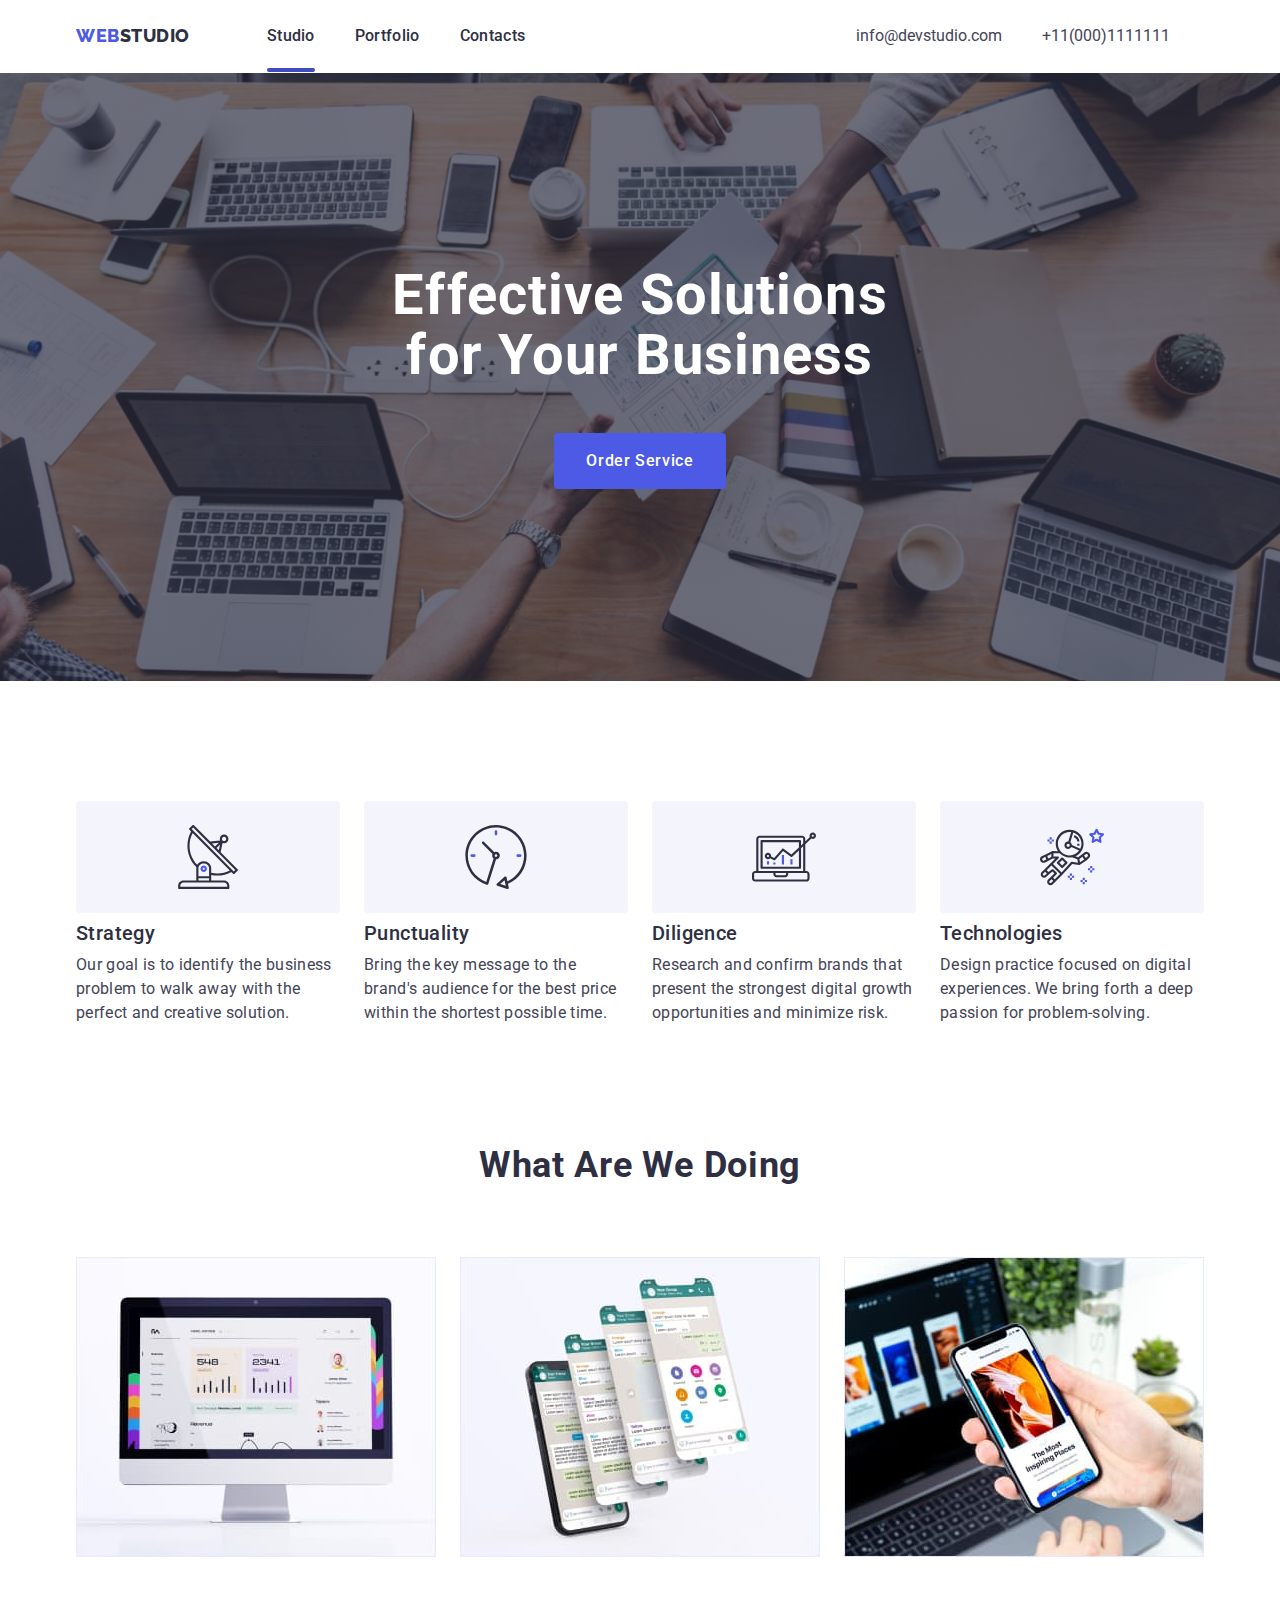
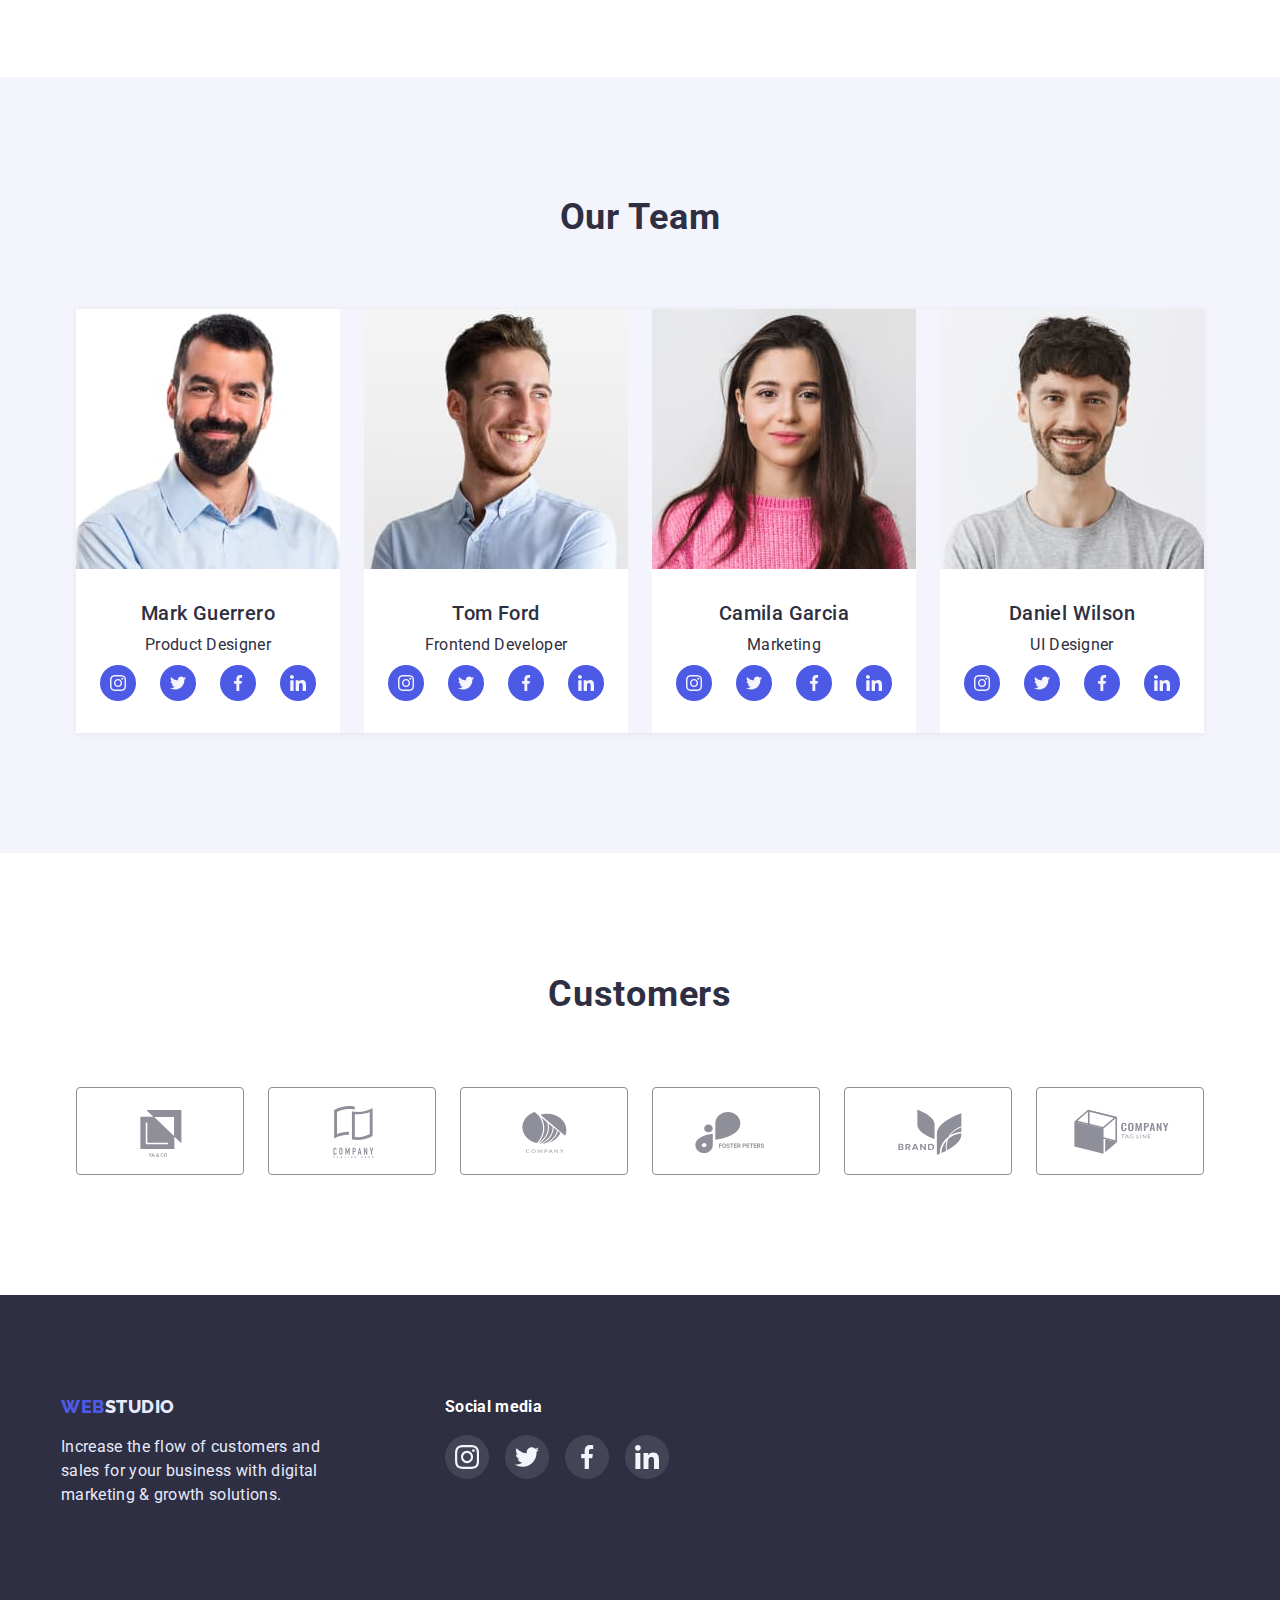
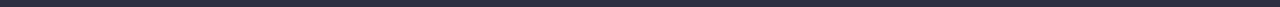
<file: index.html>
<!DOCTYPE html>
<html lang="en">
  <head>
    <meta charset="UTF-8" />
    <meta http-equiv="X-UA-Compatible" content="IE=edge" />
    <meta name="viewport" content="width=device-width, initial-scale=1.0" />
    <title>WebStudio</title>
    <link
      href="https://fonts.googleapis.com/css2?family=Raleway:wght@800&family=Roboto:wght@400;500;700;900&display=swap"
      rel="stylesheet"
    />
    <link
      rel="stylesheet"
      href="https://cdn.jsdelivr.net/npm/modern-normalize@1.1.0/modern-normalize.min.css"
    />
    <link rel="stylesheet" href="./css/style.css" />
  </head>
  <body class="body">
    <header class="header">
      <div class="container header-container">
        <a class="logo link" href="./index.html"
          >WEB<span class="logo-dark">STUDIO</span></a
        >
        <nav class="nav">
          <ul class="nav-list list">
            <li class="nav-item current-page">
              <a class="nav-link link" href="./index.html">Studio</a>
            </li>
            <li class="nav-item">
              <a class="nav-link link" href="./portfolio.html">Portfolio</a>
            </li>
            <li class="nav-item">
              <a class="nav-link link" href="#">Contacts</a>
            </li>
          </ul>
        </nav>
        <ul class="contact-list list">
          <li class="contact-item">
            <a class="contact-link link" href="mailto:info@devstudio.com"
              >info@devstudio.com</a
            >
          </li>
          <li class="contact-item">
            <a class="contact-link link" href="tel:+11(000)1111111"
              >+11(000)1111111</a
            >
          </li>
        </ul>
      </div>
    </header>
    <main>
      <div class="backdrop is-hidden" data-modal>
        <div class="modal-window">
          <div class="modal-window-close" data-modal-close>X</div>
        </div>
      </div>
      <section class="hero">
        <div class="container">
          <h1 class="hero-title">Effective Solutions for Your Business</h1>
          <button class="hero-button" type="button" data-modal-open>
            Order Service
          </button>
        </div>
      </section>
      <section class="features">
        <div class="container">
          <h2 class="features-title visually-hidden">Our features</h2>
          <ul class="features-list list">
            <li class="features-item">
              <div class="features-item-icon">
                <svg class="features-icon-icon" width="64px" height="64px">
                  <use href="./images/icons.svg#icon-antenna"></use>
                </svg>
              </div>
              <h3 class="features-description">Strategy</h3>
              <p class="features-text">
                Our goal is to identify the business problem to walk away with
                the perfect and creative solution.
              </p>
            </li>
            <li class="features-item">
              <div class="features-item-icon">
                <svg class="features-icon-icon" width="64px" height="64px">
                  <use href="./images/icons.svg#icon-clock"></use>
                </svg>
              </div>
              <h3 class="features-description">Punctuality</h3>
              <p class="features-text">
                Bring the key message to the brand's audience for the best price
                within the shortest possible time.
              </p>
            </li>
            <li class="features-item">
              <div class="features-item-icon">
                <svg class="features-icon-icon" width="64px" height="64px">
                  <use href="./images/icons.svg#icon-diagram"></use>
                </svg>
              </div>
              <h3 class="features-description">Diligence</h3>
              <p class="features-text">
                Research and confirm brands that present the strongest digital
                growth opportunities and minimize risk.
              </p>
            </li>
            <li class="features-item">
              <div class="features-item-icon">
                <svg class="features-icon-icon" width="64px" height="64px">
                  <use href="./images/icons.svg#icon-astronaut"></use>
                </svg>
              </div>
              <h3 class="features-description">Technologies</h3>
              <p class="features-text">
                Design practice focused on digital experiences. We bring forth a
                deep passion for problem-solving.
              </p>
            </li>
          </ul>
        </div>
      </section>
      <section class="todo">
        <div class="container">
          <h2 class="todo-title">What are we doing</h2>
          <ul class="todo-list list">
            <li class="todo-item">
              <img
                class="todo-img"
                src="./images/monitor.jpg"
                width="360"
                height="300"
                alt="monitor"
              />
            </li>
            <li class="todo-item">
              <img
                class="todo-img"
                src="./images/phone.jpg"
                width="360"
                height="300"
                alt="phone"
              />
            </li>
            <li class="todo-item">
              <img
                class="todo-img"
                src="./images/hand.jpg"
                width="360"
                height="300"
                alt="hand"
              />
            </li>
          </ul>
        </div>
      </section>
      <section class="team">
        <div class="container">
          <h2 class="team-title">Our Team</h2>
          <ul class="team-list list">
            <li class="team-item">
              <img
                class="team-img"
                src="./images/man.jpg"
                width="264"
                height="260"
                alt="man"
              />
              <div class="team-item-content">
                <h3 class="team-name">Mark Guerrero</h3>
                <p class="team-position">Product Designer</p>
                <ul class="team-soc-list list">
                  <li class="team-soc-item">
                    <a href="" class="team-soc-link link">
                      <svg class="team-soc-icon" width="16px" height="16px">
                        <use href="./images/icons.svg#icon-instagram"></use>
                      </svg>
                    </a>
                  </li>
                  <li class="team-soc-item">
                    <a href="" class="team-soc-link link">
                      <svg class="team-soc-icon" width="16px" height="16px">
                        <use href="./images/icons.svg#icon-twitter"></use>
                      </svg>
                    </a>
                  </li>
                  <li class="team-soc-item">
                    <a href="" class="team-soc-link link">
                      <svg class="team-soc-icon" width="16px" height="16px">
                        <use href="./images/icons.svg#icon-facebook"></use>
                      </svg>
                    </a>
                  </li>
                  <li class="team-soc-item">
                    <a href="" class="team-soc-link link">
                      <svg class="team-soc-icon" width="16px" height="16px">
                        <use href="./images/icons.svg#icon-linkedin"></use>
                      </svg>
                    </a>
                  </li>
                </ul>
              </div>
            </li>
            <li class="team-item">
              <img
                class="team-img"
                src="./images/happyman.jpg"
                width="264"
                height="260"
                alt="happyman"
              />
              <div class="team-item-content">
                <h3 class="team-name">Tom Ford</h3>
                <p class="team-position">Frontend Developer</p>
                <ul class="team-soc-list list">
                  <li class="team-soc-item">
                    <a href="" class="team-soc-link link">
                      <svg class="team-soc-icon" width="16px" height="16px">
                        <use href="./images/icons.svg#icon-instagram"></use>
                      </svg>
                    </a>
                  </li>
                  <li class="team-soc-item">
                    <a href="" class="team-soc-link link">
                      <svg class="team-soc-icon" width="16px" height="16px">
                        <use href="./images/icons.svg#icon-twitter"></use>
                      </svg>
                    </a>
                  </li>
                  <li class="team-soc-item">
                    <a href="" class="team-soc-link link">
                      <svg class="team-soc-icon" width="16px" height="16px">
                        <use href="./images/icons.svg#icon-facebook"></use>
                      </svg>
                    </a>
                  </li>
                  <li class="team-soc-item">
                    <a href="" class="team-soc-link link">
                      <svg class="team-soc-icon" width="16px" height="16px">
                        <use href="./images/icons.svg#icon-linkedin"></use>
                      </svg>
                    </a>
                  </li>
                </ul>
              </div>
            </li>
            <li class="team-item">
              <img
                class="team-img"
                src="./images/woman.jpg"
                width="264"
                height="260"
                alt="happyman"
              />
              <div class="team-item-content">
                <h3 class="team-name">Camila Garcia</h3>
                <p class="team-position">Marketing</p>
                <ul class="team-soc-list list">
                  <li class="team-soc-item">
                    <a href="" class="team-soc-link link">
                      <svg class="team-soc-icon" width="16px" height="16px">
                        <use href="./images/icons.svg#icon-instagram"></use>
                      </svg>
                    </a>
                  </li>
                  <li class="team-soc-item">
                    <a href="" class="team-soc-link link">
                      <svg class="team-soc-icon" width="16px" height="16px">
                        <use href="./images/icons.svg#icon-twitter"></use>
                      </svg>
                    </a>
                  </li>
                  <li class="team-soc-item">
                    <a href="" class="team-soc-link link">
                      <svg class="team-soc-icon" width="16px" height="16px">
                        <use href="./images/icons.svg#icon-facebook"></use>
                      </svg>
                    </a>
                  </li>
                  <li class="team-soc-item">
                    <a href="" class="team-soc-link link">
                      <svg class="team-soc-icon" width="16px" height="16px">
                        <use href="./images/icons.svg#icon-linkedin"></use>
                      </svg>
                    </a>
                  </li>
                </ul>
              </div>
            </li>
            <li class="team-item">
              <img
                class="team-img"
                src="./images/smileman.jpg"
                width="264"
                height="260"
                alt="smileman"
              />
              <div class="team-item-content">
                <h3 class="team-name">Daniel Wilson</h3>
                <p class="team-position">UI Designer</p>
                <ul class="team-soc-list list">
                  <li class="team-soc-item">
                    <a href="" class="team-soc-link link">
                      <svg class="team-soc-icon" width="16px" height="16px">
                        <use href="./images/icons.svg#icon-instagram"></use>
                      </svg>
                    </a>
                  </li>
                  <li class="team-soc-item">
                    <a href="" class="team-soc-link link">
                      <svg class="team-soc-icon" width="16px" height="16px">
                        <use href="./images/icons.svg#icon-twitter"></use>
                      </svg>
                    </a>
                  </li>
                  <li class="team-soc-item">
                    <a href="" class="team-soc-link link">
                      <svg class="team-soc-icon" width="16px" height="16px">
                        <use href="./images/icons.svg#icon-facebook"></use>
                      </svg>
                    </a>
                  </li>
                  <li class="team-soc-item">
                    <a href="" class="team-soc-link link">
                      <svg class="team-soc-icon" width="16px" height="16px">
                        <use href="./images/icons.svg#icon-linkedin"></use>
                      </svg>
                    </a>
                  </li>
                </ul>
              </div>
            </li>
          </ul>
        </div>
      </section>
      <section class="customers">
        <div class="container">
          <h2 class="customers-section-title">Customers</h2>
          <ul class="customers-list list">
            <li class="customers-item">
              <a href="" class="customers-link link">
                <svg class="customers-icon" width="104" height="56">
                  <use href="./images/icons.svg#icon-logo"></use>
                </svg>
              </a>
            </li>
            <li class="customers-item">
              <a href="" class="customers-link link">
                <svg class="customers-icon" width="104" height="56">
                  <use href="./images/icons.svg#icon-logo2"></use>
                </svg>
              </a>
            </li>
            <li class="customers-item">
              <a href="" class="customers-link link">
                <svg class="customers-icon" width="104" height="56">
                  <use href="./images/icons.svg#icon-logo3"></use>
                </svg>
              </a>
            </li>
            <li class="customers-item">
              <a href="" class="customers-link link">
                <svg class="customers-icon" width="104" height="56">
                  <use href="./images/icons.svg#icon-logo4"></use>
                </svg>
              </a>
            </li>
            <li class="customers-item">
              <a href="" class="customers-link link">
                <svg class="customers-icon" width="104" height="56">
                  <use href="./images/icons.svg#icon-logo5"></use>
                </svg>
              </a>
            </li>
            <li class="customers-item">
              <a href="" class="customers-link link">
                <svg class="customers-icon" width="104" height="56">
                  <use href="./images/icons.svg#icon-logo6"></use>
                </svg>
              </a>
            </li>
          </ul>
        </div>
      </section>
    </main>
    <footer class="footer">
      <section class="footer-section container">
        <div class="footer-logo">
          <a class="logo-footer link" href="./index.html"
            >WEB<span class="footer-logo">STUDIO</span></a
          >
          <p class="footer-text">
            Increase the flow of customers and sales for your business with
            digital marketing & growth solutions.
          </p>
        </div>
        <div class="footer-soc-div">
          <p class="footer-soc-text">Social media</p>
          <ul class="footer-soc-list list">
            <li class="footer-soc-item">
              <a href="" class="footer-soc-link link">
                <svg class="footer-soc-icon" width="24px" height="24px">
                  <use href="./images/icons.svg#icon-instagram"></use>
                </svg>
              </a>
            </li>
            <li class="footer-soc-item">
              <a href="" class="footer-soc-link link">
                <svg class="footer-soc-icon" width="24px" height="24px">
                  <use href="./images/icons.svg#icon-twitter"></use>
                </svg>
              </a>
            </li>
            <li class="footer-soc-item">
              <a href="" class="footer-soc-link link">
                <svg class="footer-soc-icon" width="24px" height="24px">
                  <use href="./images/icons.svg#icon-facebook"></use>
                </svg>
              </a>
            </li>
            <li class="footer-soc-item">
              <a href="" class="footer-soc-link link">
                <svg class="footer-soc-icon" width="24px" height="24px">
                  <use href="./images/icons.svg#icon-linkedin"></use>
                </svg>
              </a>
            </li>
          </ul>
        </div>
      </section>
    </footer>
    <script src="modal.js"></script>
  </body>
</html>
</file>
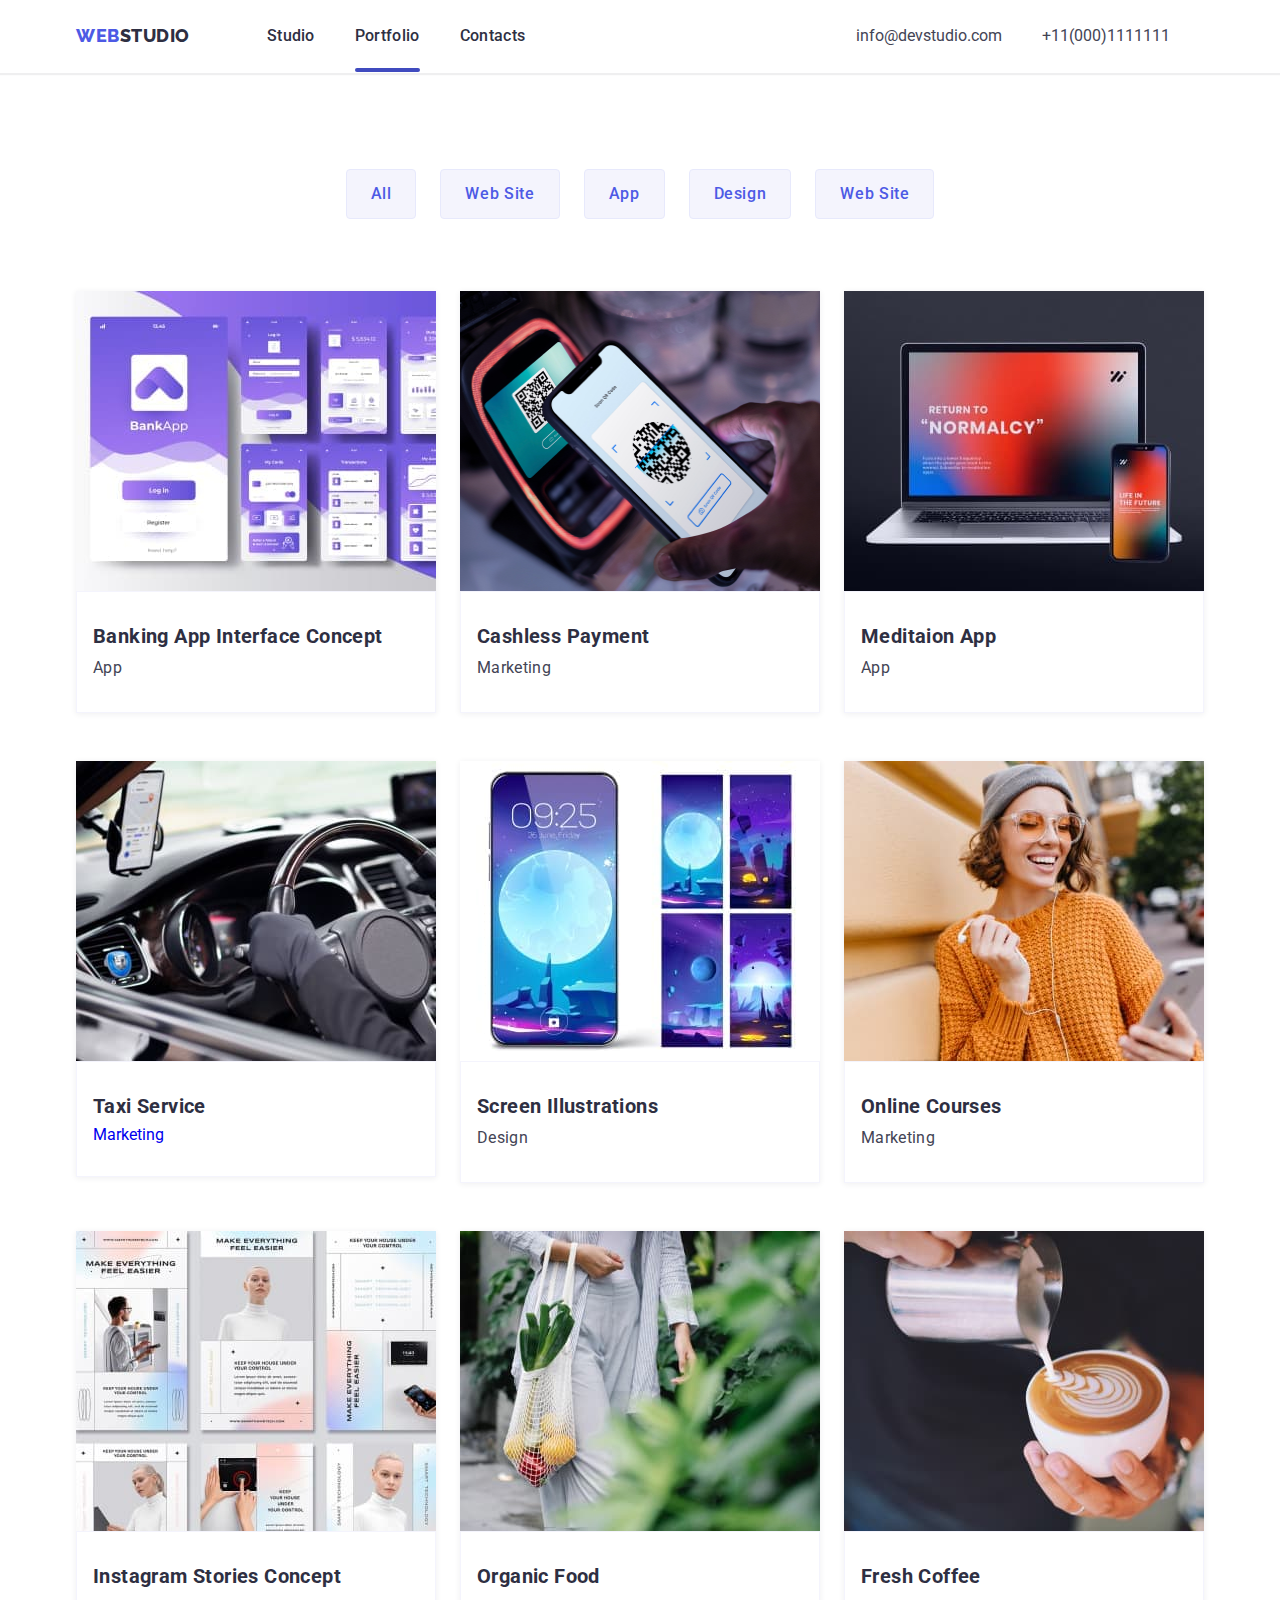
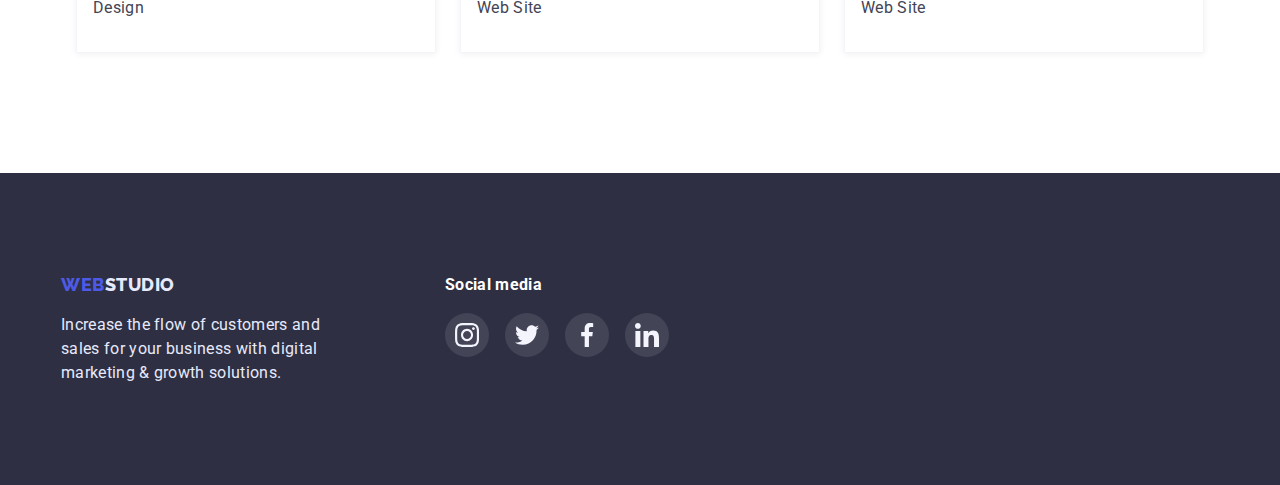
<file: portfolio.html>
<!DOCTYPE html>
<html lang="en">
  <head>
    <meta charset="UTF-8" />
    <meta http-equiv="X-UA-Compatible" content="IE=edge" />
    <meta name="viewport" content="width=device-width, initial-scale=1.0" />
    <title>Portfolio</title>
    <link
      href="https://fonts.googleapis.com/css2?family=Raleway:wght@800&family=Roboto:wght@400;500;700;900&display=swap"
      rel="stylesheet"
    />
    <link
      rel="stylesheet"
      href="https://cdn.jsdelivr.net/npm/modern-normalize@1.1.0/modern-normalize.min.css"
    />
    <link rel="stylesheet" href="./css/style.css" />
  </head>
  <body class="body">
    <header class="header">
      <div class="container header-container">
        <a class="logo link" href="./index.html"
          >WEB<span class="logo-dark">STUDIO</span></a
        >
        <nav class="nav">
          <ul class="nav-list list">
            <li class="nav-item">
              <a class="nav-link link" href="./index.html">Studio</a>
            </li>
            <li class="nav-item current-page">
              <a class="nav-link link" href="./portfolio.html">Portfolio</a>
            </li>
            <li class="nav-item">
              <a class="nav-link link" href="#">Contacts</a>
            </li>
          </ul>
        </nav>
        <ul class="contact-list list">
          <li class="contact-item">
            <a class="contact-link link" href="mailto:info@devstudio.com"
              >info@devstudio.com</a
            >
          </li>
          <li class="contact-item">
            <a class="contact-link link" href="tel:+11(000)1111111"
              >+11(000)1111111</a
            >
          </li>
        </ul>
      </div>
    </header>
    <main>
      <section class="portfolio">
        <div class="container">
          <h1 class="portfolio-title visually-hidden">Portfolio</h1>
          <ul class="portfolio-list list link">
            <li class="portfolio-item">
              <button class="portfolio-button">All</button>
            </li>
            <li class="portfolio-item">
              <button class="portfolio-button">Web Site</button>
            </li>
            <li class="portfolio-item">
              <button class="portfolio-button">App</button>
            </li>
            <li class="portfolio-item">
              <button class="portfolio-button">Design</button>
            </li>
            <li class="portfolio-item">
              <button class="portfolio-button">Web Site</button>
            </li>
          </ul>
        </div>
        <div class="container">
          <ul class="cards-list list">
            <li class="cards-item">
              <a class="cards-link link" href="#">
                <div class="cards-img-container">
                  <img
                  class="cards-img"
                  src="./images/violet.jpg"
                  width="360"
                  height="300"
                  alt="violet"
                />
                <div class="cards-img-overlay">
                  <p>
                    14 Stylish and User-Friendly App Design Concepts · Task Manager App · Calorie Tracker App · Exotic Fruit Ecommerce App · Cloud Storage App
                  </p>
                </div>
                </div>
                <div class="cards-item-content">
                  <h3 class="cards-header">Banking App Interface Concept</h3>
                  <p class="cards-text">App</p>
                </div>
              </a>
            </li>
            <li class="cards-item">
              <a class="cards-link link" href="#">
                <div class="cards-img-container">
                  <img
                  class="cards-img"
                  src="./images/phones.jpg"
                  width="360"
                  height="300"
                  alt="blue"
                />
                <div class="cards-img-overlay">
                  <p>
                    14 Stylish and User-Friendly App Design Concepts · Task Manager App · Calorie Tracker App · Exotic Fruit Ecommerce App · Cloud Storage App
                  </p>
                </div>
                </div>
                <div class="cards-item-content">
                  <h3 class="cards-header">Cashless Payment</h3>
                  <p class="cards-text">Marketing</p>
                </div>
              </a>
            </li>
            <li class="cards-item">
              <a class="cards-link link" href="#">
                <div class="cards-img-container">
                  <img
                  class="cards-img"
                  src="./images/media.jpg"
                  width="360"
                  height="300"
                  alt="media"
                />
                <div class="cards-img-overlay">
                  <p>
                    14 Stylish and User-Friendly App Design Concepts · Task Manager App · Calorie Tracker App · Exotic Fruit Ecommerce App · Cloud Storage App
                  </p>
                </div>
                </div>
                <div class="cards-item-content">
                  <h3 class="cards-header">Meditaion App</h3>
                  <p class="cards-text">App</p>
                </div>
              </a>
            </li>
            <li class="cards-item">
              <a class="cards-link link" href="#">
                <div class="cards-img-container">
                  <img
                  class="cards-img"
                  src="./images/car.jpg"
                  width="360"
                  height="300"
                  alt="car"
                />
                <div class="cards-img-overlay">
                  <p>
                    14 Stylish and User-Friendly App Design Concepts · Task Manager App · Calorie Tracker App · Exotic Fruit Ecommerce App · Cloud Storage App
                  </p>
                </div>
                </div>
                <div class="cards-item-content">
                  <h3 class="cards-header">Taxi Service</h3>
                  <p>Marketing</p>
                </div>
              </a>
            </li>
            <li class="cards-item">
              <a class="cards-link link" href="#">
                <div class="cards-img-container">
                  <img
                  class="cards-img"
                  src="./images/phoneviolet.jpg"
                  width="360"
                  height="300"
                  alt="phoneviolet"
                />
                <div class="cards-img-overlay">
                  <p>
                    14 Stylish and User-Friendly App Design Concepts · Task Manager App · Calorie Tracker App · Exotic Fruit Ecommerce App · Cloud Storage App
                  </p>
                </div>
                </div>
                <div class="cards-item-content">
                  <h3 class="cards-header">Screen Illustrations</h3>
                  <p class="cards-text">Design</p>
                </div>
              </a>
            </li>
            <li class="cards-item">
              <a class="cards-link link" href="#">
                <div class="cards-img-container">
                  <img
                  class="cards-img"
                  src="./images/smilegirl.jpg"
                  width="360"
                  height="300"
                  alt="smilegirl"
                />
                <div class="cards-img-overlay">
                  <p>
                    14 Stylish and User-Friendly App Design Concepts · Task Manager App · Calorie Tracker App · Exotic Fruit Ecommerce App · Cloud Storage App
                  </p>
                </div>
                </div>
                <div class="cards-item-content">
                  <h3 class="cards-header">Online Courses</h3>
                  <p class="cards-text">Marketing</p>
                </div>
              </a>
            </li>
            <li class="cards-item">
              <a class="cards-link link" href="#">
                <div class="cards-img-container">
                  <img
                  class="cards-img"
                  src="./images/cards.jpg"
                  width="360"
                  height="300"
                  alt="cards"
                />
                <div class="cards-img-overlay">
                  <p>
                    14 Stylish and User-Friendly App Design Concepts · Task Manager App · Calorie Tracker App · Exotic Fruit Ecommerce App · Cloud Storage App
                  </p>
                </div>
                </div>
                <div class="cards-item-content">
                  <h3 class="cards-header">Instagram Stories Concept</h3>
                  <p class="cards-text">Design</p>
                </div>
              </a>
            </li>
            <li class="cards-item">
              <a class="cards-link link" href="#">
                <div class="cards-img-container">
                  <img
                  class="cards-img"
                  src="./images/girlwithbag.jpg"
                  width="360"
                  height="300"
                  alt="girlwithbag"
                />
                <div class="cards-img-overlay">
                  <p>
                    14 Stylish and User-Friendly App Design Concepts · Task Manager App · Calorie Tracker App · Exotic Fruit Ecommerce App · Cloud Storage App
                  </p>
                </div>
                </div>
                <div class="cards-item-content">
                  <h3 class="cards-header">Organic Food</h3>
                  <p class="cards-text">Web Site</p>
                </div>
              </a>
            </li>
            <li class="cards-item">
              <a class="cards-link link" href="#">
                <div class="cards-img-container">
                  <img
                  class="cards-img"
                  src="./images/coffee.jpg"
                  width="360"
                  height="300"
                  alt="coffee"
                />
                <div class="cards-img-overlay">
                  <p>
                    14 Stylish and User-Friendly App Design Concepts · Task Manager App · Calorie Tracker App · Exotic Fruit Ecommerce App · Cloud Storage App
                  </p>
                </div>
                </div>
                <div class="cards-item-content">
                  <h3 class="cards-header">Fresh Coffee</h3>
                  <p class="cards-text">Web Site</p>
                </div>
              </a>
            </li>
          </ul>
        </div>
      </section>
    </main>
    <footer class="footer">
      <section class="footer-section container">
        <div class="footer-logo">
          <a class="logo-footer link" href="./index.html"
            >WEB<span class="footer-logo">STUDIO</span></a
          >
          <p class="footer-text">
            Increase the flow of customers and sales for your business with
            digital marketing & growth solutions.
          </p>
        </div>
        <div class="footer-soc-div">
          <p class="footer-soc-text">Social media</p>
          <ul class="footer-soc-list list">
            <li class="footer-soc-item">
              <a href="" class="footer-soc-link link">
                <svg class="footer-soc-icon" width="24px" height="24px">
                  <use href="./images/icons.svg#icon-instagram"></use>
                </svg>
              </a>
            </li>
            <li class="footer-soc-item">
              <a href="" class="footer-soc-link link">
                <svg class="footer-soc-icon" width="24px" height="24px">
                  <use href="./images/icons.svg#icon-twitter"></use>
                </svg>
              </a>
            </li>
            <li class="footer-soc-item">
              <a href="" class="footer-soc-link link">
                <svg class="footer-soc-icon" width="24px" height="24px">
                  <use href="./images/icons.svg#icon-facebook"></use>
                </svg>
              </a>
            </li>
            <li class="footer-soc-item">
              <a href="" class="footer-soc-link link">
                <svg class="footer-soc-icon" width="24px" height="24px">
                  <use href="./images/icons.svg#icon-linkedin"></use>
                </svg>
              </a>
            </li>
          </ul>
        </div>
      </section>
    </footer>
  </body>
</html>
</file>
<file: css/style.css>
:root {
  --primary-text-color: #2e2f42;
  --secondary-text-color: #434455;
  --white-color: #fff;
  --logo-color: #4d5ae5;
  --second-img-color: #f4f4fd;
  --footer-text-color: #e7e9fc;
  --link-color: #434455;
  --background-light-color: #e5e5e5;
}
body {
  font-family: "Roboto", sans-serif;
  color: var(--primary-text-color);
  background-color: var(--white-color);
}
h1,
h2,
h3,
h4,
h5,
h6,
p {
  margin: 0;
}
ul,
ol {
  margin: 0;
  padding: 0;
}
img {
  display: block;
  max-width: 100%;
  height: auto;
}
.is-hidden {
  visibility: hidden;
  /* opacity: 0; */
  pointer-events: none;
}
.backdrop {
  position: fixed;
  left: 0;
  top: 0;
  width: 100vw;
  height: 100vh;
  background-color: rgba(46, 47, 66, 0.4);
  opacity: 1;
  transition: opacity cubic-bezier(0.4, 0, 0.2, 1) 250ms;
}
.backdrop.is-hidden {
  opacity: 0;
}
.modal-window {
  position: fixed;
  top: 88px;
  left: 50%;
  transform: translateX(-50%);
  width: 408px;
  height: 576px;
  background-color: #fcfcfc;
  box-shadow: 0px 1px 1px rgba(0, 0, 0, 0.14), 0px 1px 3px rgba(0, 0, 0, 0.12),
    0px 2px 1px rgba(0, 0, 0, 0.2);
  border-radius: 4px;
}

.modal-window-close {
  position: absolute;
  right: 24px;
  top: 24px;
  width: 24px;
  height: 24px;
  background-color: #e7e9fc;
  border: 1px solid rgba(0, 0, 0, 0.1);
  border-radius: 50%;
  text-align: center;
  cursor: pointer;
}
.container {
  width: 1158px;
  padding-left: 15px;
  padding-right: 15px;
  margin: 0 auto;
}
.header-container {
  display: flex;
}
.link {
  text-decoration: none;
}
.link:focus {
  color: var(--logo-color);
}
.portfolio-button:focus {
  color: var(--logo-color);
}
.list {
  list-style: none;
}
.header {
  color: var(--primary-text-color);
  background-color: var(--white-color);
  border-bottom: 1px solid var(--white-color);
  box-shadow: 0px 1px 6px 0px rgba(46, 47, 66, 0.08);
  box-shadow: 0px 1px 1px 0px rgba(46, 47, 66, 0.16);
  box-shadow: 0px 2px 1px 0px rgba(46, 47, 66, 0.08);
}
.header li:not(:last-child) {
  margin-right: 40px;
}
.logo {
  font-family: "Raleway", sans-serif;
  font-weight: 800;
  font-size: 18px;
  line-height: calc(24 / 18);
  letter-spacing: 0.03em;
  color: var(--logo-color);
  margin-right: 77px;
  display: flex;
  padding-top: 24px;
  padding-bottom: 24px;
}
.logo-dark {
  color: var(--primary-text-color);
}
.nav {
  margin-right: 331px;
}
.nav-list {
  display: flex;
}
.list {
  padding: 0;
  margin: 0;
}
.nav-item {
  position: relative;
}
.current-page::after {
  content: "";
  position: absolute;
  bottom: 0;
  width: 100%;
  height: 4px;
  background-color: #404bbf;
  border-radius: 2px;
}
.nav-link {
  font-weight: 500;
  font-size: 16px;
  line-height: calc(24 / 16);
  letter-spacing: 0.02em;
  color: var(--primary-text-color);
  display: flex;
  padding-bottom: 24px;
  padding-top: 24px;
}
.contact-list {
  display: flex;
}
.contact-item {
}
.contact-link {
  font-size: 16px;
  line-height: calc(24 / 16);
  color: var(--secondary-text-color);
  display: block;
  padding-top: 24px;
  padding-bottom: 24px;
}
.contact-link:hover,
.contact-link:focus {
  color: var(--logo-color);
}
.hero {
  max-width: 1440px;
  margin-left: auto;
  margin-right: auto;
  background-image: linear-gradient(
      to right,
      rgba(46, 47, 66, 0.7),
      rgba(46, 47, 66, 0.7)
    ),
    url(../images/people-office.jpg);
  background-repeat: no-repeat;
  background-position: center;
  background-size: cover;
  text-align: center;
  padding-top: 192px;
  padding-bottom: 192px;
}
.hero-title {
  font-weight: 700;
  width: 507px;
  font-size: 56px;
  line-height: calc(60 / 56);
  letter-spacing: 0.02em;
  color: var(--white-color);
  margin: 0 auto 48px;
}
.hero-button {
  font-family: "Roboto";
  font-style: normal;
  font-weight: 500;
  font-size: 16px;
  line-height: calc(24 / 16);
  letter-spacing: 0.04em;
  color: var(--white-color);
  background-color: var(--logo-color);
  border: none;
  cursor: pointer;
  border-radius: 4px;
  padding: 16px 32px;
  display: inline-block;
}
.hero-button:hover {
  background-color: #404bbf;
  box-shadow: 0px 4px 4px 0px rgba(0, 0, 0, 0.15);
}
.features {
  color: var(--white-color);
  padding-bottom: 120px;
  padding-top: 120px;
}
.features-title {
  color: var(--primary-text-color);
}

.features-list {
  display: flex;
}
.features-list li:not(:last-child) {
  margin-right: 24px;
}
.features-item {
  color: var(--second-img-color);
  width: 264px;
}
.features-item-icon {
  height: 112px;
  display: flex;
  justify-content: center;
  align-items: center;
  margin-bottom: 8px;
  border-radius: 4px;
  background: #f4f4fd;
}
.features-description {
  font-weight: 500;
  font-size: 20px;
  line-height: calc(24 / 20);
  letter-spacing: 0.02em;
  color: var(--primary-text-color);
  margin-top: 0;
  margin-bottom: 8px;
}
.features-text {
  font-size: 16px;
  line-height: calc(24 / 16);
  letter-spacing: 0.02em;
  color: var(--secondary-text-color);
}
.todo {
  color: var(--second-img-color);
  padding-bottom: 120px;
}
.todo-title {
  font-weight: 700;
  font-size: 36px;
  line-height: calc(40 / 36);
  letter-spacing: 0.02em;
  text-transform: capitalize;
  color: var(--primary-text-color);
  text-align: center;
  margin-bottom: 72px;
}
.todo-list {
  display: flex;
  justify-content: space-between;
}
.todo-item {
}
.todo-img {
}
.team {
  background-color: var(--second-img-color);
  padding: 120px 0;
}
.team-title {
  font-size: 36px;
  font-weight: 700;
  line-height: calc(40 / 36);
  text-align: center;
  letter-spacing: 0.02em;
  text-transform: capitalize;
  color: var(--primary-text-color);
  margin-bottom: 72px;
}
.team-item-content {
  padding: 32px 16px;
  flex-direction: column;
  text-align: center;
}
.team-list {
  display: flex;
  justify-content: space-between;
  box-shadow: 0px 2px 1px 0px rgba(46, 47, 66, 0.08);
  box-shadow: 0px 1px 1px 0px rgba(46, 47, 66, 0.16);
  box-shadow: 0px 1px 6px 0px rgba(46, 47, 66, 0.08);
}
.team-item {
  background-color: var(--white-color);
}
.team-img {
}
.team-name {
  font-weight: 500;
  font-size: 20px;
  line-height: calc(24 / 20);
  letter-spacing: 0.02em;
  margin-bottom: 8px;
}
.team-position {
  font-size: 16px;
  line-height: calc(24 / 16);
  letter-spacing: 0.02em;
  margin-bottom: 8px;
}
.team-soc-list {
  display: flex;
  justify-content: center;
  gap: 24px;
}
.team-soc-list:not(:last-child) {
  margin-right: var(--card-set-gap);
}
.team-soc-item {
  height: 36px;
  width: 36px;
}
.team-soc-link {
  width: 100%;
  height: 100%;
  border-radius: 50%;
  display: flex;
  align-items: center;
  justify-content: center;
  background-color: #4d5ae5;
}
.team-soc-link:hover,
.team-soc-link:focus {
  background-color: #404bbf;
}
.team-soc-icon {
  fill: #f4f4fd;
}
.customers {
  padding-top: 120px;
  padding-bottom: 120px;
}
.customers-section-title {
  font-family: Roboto;
  font-size: 36px;
  font-weight: 700;
  line-height: 42px;
  letter-spacing: 0.02em;
  text-align: center;
  margin-bottom: 72px;
  text-transform: capitalize;
}
.customers-list {
  display: flex;
  gap: 24px;
}
.customers-item {
  width: calc((100%-120px) / 6);
  height: 88px;
}
.customers-link {
  display: flex;
  justify-content: center;
  align-items: center;
  width: 168px;
  height: 88px;
  border: 1px solid #8e8f99;
  border-radius: 4px;
  fill: #8e8f99;
}
.customers-link:hover,
.customers-link:focus {
  fill: var(--logo-color);
  border-color: var(--logo-color);
}
.customers-icon {
}

.portfolio {
  padding-top: 96px;
  padding-bottom: 120px;
}
.portfolio-title {
}
.portfolio-list {
  display: flex;
  justify-content: center;
  margin-bottom: 72px;
  gap: 24px;
}
.portfolio-item {
}
.portfolio-button {
  font-weight: 500;
  font-family: inherit;
  font-size: 16px;
  line-height: calc(24 / 16);
  text-align: center;
  letter-spacing: 0.04em;
  color: var(--logo-color);
  padding: 12px 24px;
  background: var(--second-img-color);
  border: 1px solid #e7e9fc;
  border-radius: 4px;
  cursor: pointer;
}
.portfolio-button:hover,
.portfolio-button:focus {
  color: var(--second-img-color);
  background-color: var(--logo-color);
  border-color: transparent;
  box-shadow: 0px 3px 1px rgba(0, 0, 0, 0.1), 0px 2px 1px rgba(0, 0, 0, 0.08),
    0px 2px 2px rgba(0, 0, 0, 0.12);
}
.cards-list {
  display: flex;
  flex-wrap: wrap;
  row-gap: 48px;
  column-gap: 24px;
}
.cards-item {
  border-top: 0;
}
.cards-item:hover {
  box-shadow: 0px 2px 6px 0px rgba(46, 47, 66, 0.16);
}
.cards-link {
  display: block;
  box-shadow: 0px 1px 6px rgba(46, 47, 66, 0.08);
  transition: box-shadow cubic-bezier(0.4, 0, 0.2, 1) 250ms;
}
.cards-link:hover {
  box-shadow: 0px 1px 6px rgba(46, 47, 66, 0.08),
    0px 1px 1px rgba(46, 47, 66, 0.16), 0px 2px 1px rgba(46, 47, 66, 0.08);
}
.cards-img-container {
  position: relative;
  overflow: hidden;
}
.cards-img-overlay {
  position: absolute;
  height: 100%;
  padding: 40px 32px;
  left: 0;
  transform: translateY(0);
  background-color: #4d5ae5;
  transition: transform cubic-bezier(0.4, 0, 0.2, 1) 250ms;
}
.cards-link:hover .cards-img-overlay {
  transform: translateY(-100%);
}

.cards-img-overlay p {
  color: var(--second-img-color);
}
.cards-item-content {
  padding: 32px 16px;
  border: 0.5px solid #f4f4fd;
}
.cards-img {
  max-height: 300px;
}
.cards-header {
  font-weight: 700;
  font-size: 20px;
  line-height: calc(24 / 20);
  letter-spacing: 0.02em;
  color: var(--primary-text-color);
  margin-bottom: 8px;
}
.cards-text {
  color: var(--link-color);
  font-size: 16px;
  line-height: calc(24 / 16);
  letter-spacing: 0.02em;
}
.footer {
  background-color: var(--primary-text-color);
}
.footer-section {
  display: flex;
  padding: 100px 0;
}
.logo-footer {
  font-family: "Raleway", sans-serif;
  font-weight: 800;
  font-size: 18px;
  line-height: calc(24 / 18);
  letter-spacing: 0.03em;
  color: var(--logo-color);
}
.footer-logo {
  margin-right: 120px;
  color: var(--footer-text-color);
}
.footer-text {
  font-size: 16px;
  line-height: calc(24 / 16);
  letter-spacing: 0.02em;
  color: var(--footer-text-color);
  width: 264px;
  margin-top: 16px;
}
.footer-soc-div {
  display: inline-block;
}
.footer-soc-div .footer-soc-div:not(:last-child) {
  margin-right: 16px;
}
.footer-soc-text {
  margin-bottom: 16px;
  font-size: 16px;
  font-weight: 700;
  line-height: 24px;
  letter-spacing: 0.02em;
  text-align: left;
  color: rgba(255, 255, 255, 1);
}
.footer-soc-list {
  display: flex;
  justify-content: center;
  gap: 16px;
}
.footer-soc-icon {
  fill: #f4f4fd;
}
.footer-soc-item {
  width: 44px;
  height: 44px;
}
.footer-soc-link {
  width: 100%;
  height: 100%;
  background-color: rgba(255, 255, 255, 0.1);
  border-radius: 50%;
  display: flex;
  align-items: center;
  justify-content: center;
}
.footer-soc-link:hover,
.footer-soc-link:focus {
  background-color: #31d0aa;
}
/*приховуємо заголовки*/
.visually-hidden {
  position: absolute;
  white-space: nowrap;
  width: 1px;
  height: 1px;
  overflow: hidden;
  border: 0;
  padding: 0;
  clip: rect(0 0 0 0);
  clip-path: inset(50%);
  margin: -1px;
}
</file>
